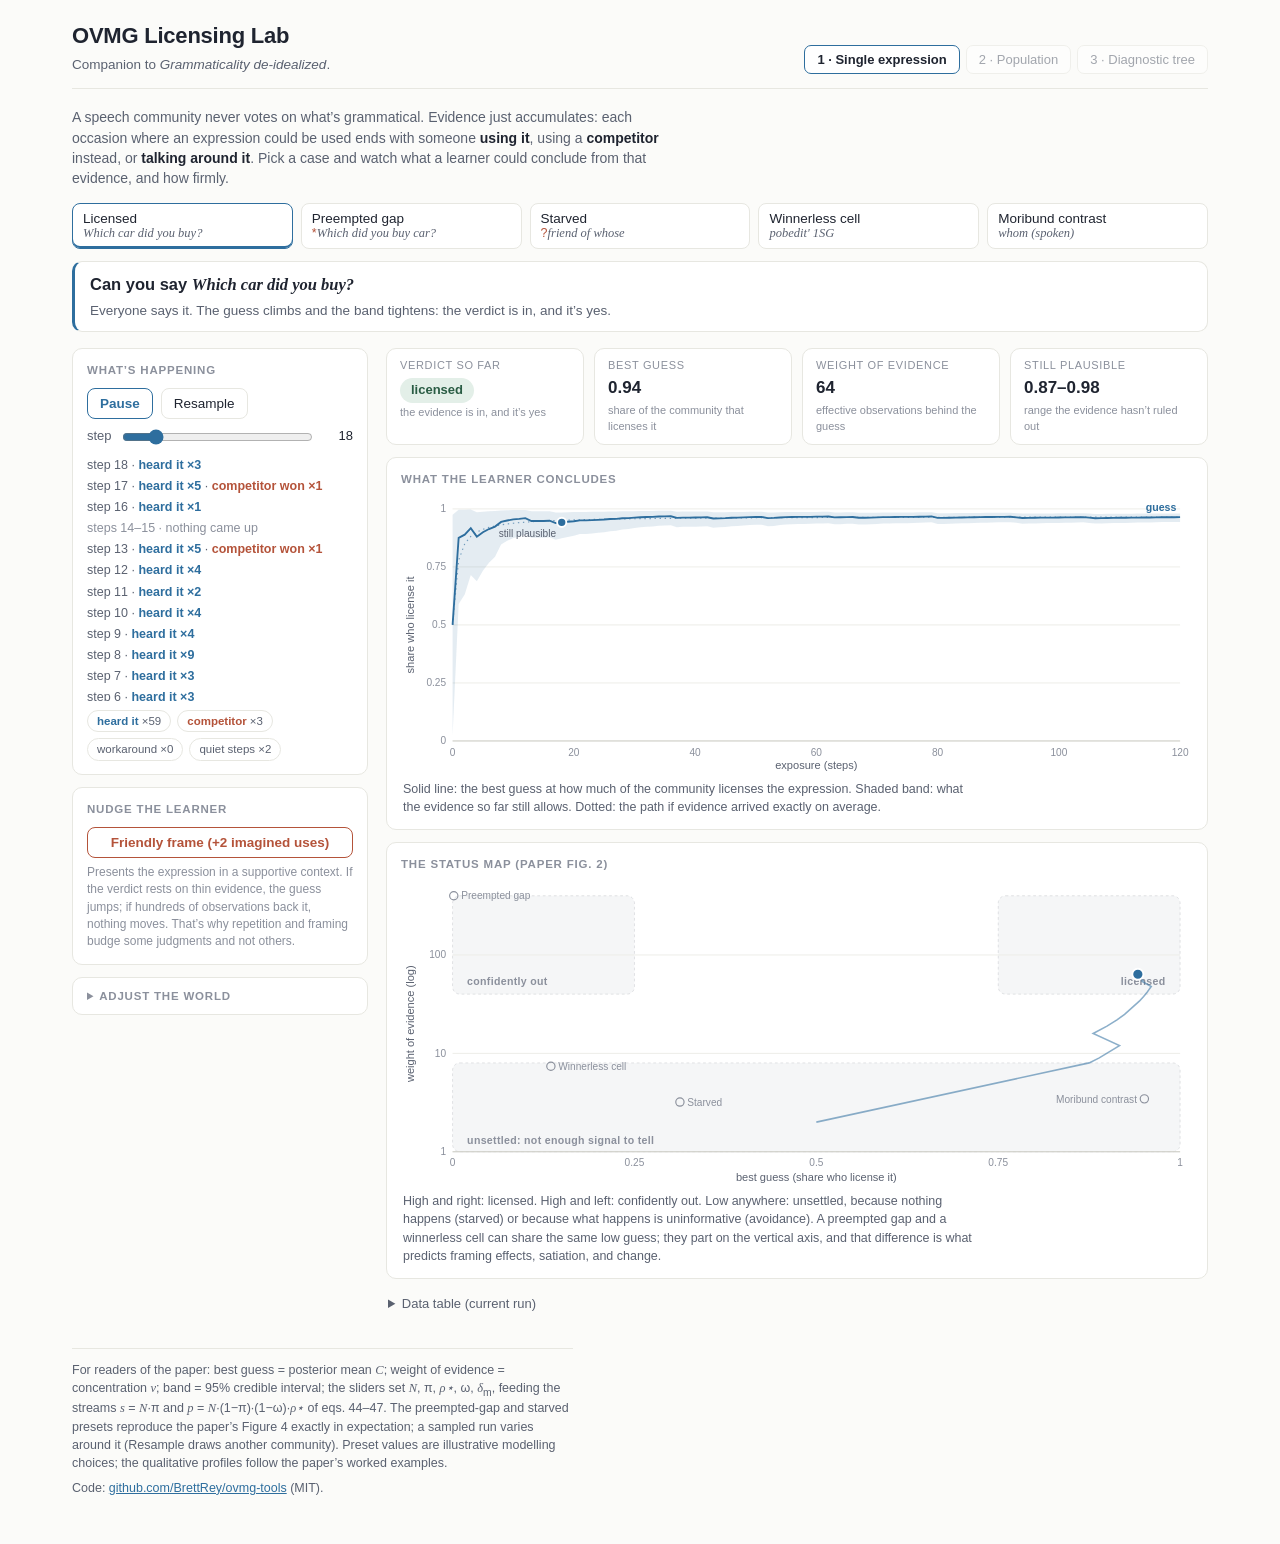
<file: lab/index.html>
<!doctype html>
<html lang="en">
<head>
<meta charset="utf-8">
<meta name="viewport" content="width=device-width, initial-scale=1">
<meta name="description" content="Interactive companion to Reynolds, 'Grammaticality de-idealized': the OVMG licensing posterior, live.">
<title>OVMG Licensing Lab</title>
<style>
/* OVMG Licensing Lab — tokens + layout.
   Palettes validated (dataviz six checks): light #2E6E9E/#B4533A on #FBFBF9;
   dark #4A8BC4/#C96A4E on #16181D. */

:root {
  --surface: #FBFBF9;
  --panel: #FFFFFF;
  --panel-edge: #E7E7E1;
  --ink: #1F2430;
  --ink2: #5A6170;
  --ink3: #8B909C;
  --grid: #ECECE6;
  --axis: #C9C9C2;
  --data1: #2E6E9E;
  --data2: #B4533A;
  --ribbon: rgba(46, 110, 158, 0.13);
  --region: rgba(90, 97, 112, 0.06);
  --region-edge: rgba(90, 97, 112, 0.18);
  --chip-lic-bg: #E3EFE8; --chip-lic-fg: #2A5C44;
  --chip-exc-bg: #F4E3DE; --chip-exc-fg: #8A3B28;
  --chip-uns-bg: #F2ECDC; --chip-uns-fg: #77602A;
  --chip-int-bg: #E7E7F2; --chip-int-fg: #4A4E7C;
  --chip-set-bg: #ECECEA; --chip-set-fg: #5A6170;
  --focus: #2E6E9E;
}
@media (prefers-color-scheme: dark) {
  :root {
    --surface: #16181D;
    --panel: #1D2129;
    --panel-edge: #2A2F38;
    --ink: #E8E9EC;
    --ink2: #A7ADB8;
    --ink3: #7C828E;
    --grid: #242932;
    --axis: #3A404A;
    --data1: #4A8BC4;
    --data2: #C96A4E;
    --ribbon: rgba(74, 139, 196, 0.18);
    --region: rgba(167, 173, 184, 0.06);
    --region-edge: rgba(167, 173, 184, 0.2);
    --chip-lic-bg: #21362B; --chip-lic-fg: #9CCBB0;
    --chip-exc-bg: #3B2620; --chip-exc-fg: #E0A794;
    --chip-uns-bg: #383019; --chip-uns-fg: #D6C085;
    --chip-int-bg: #272A3F; --chip-int-fg: #AFB4E0;
    --chip-set-bg: #262A31; --chip-set-fg: #A7ADB8;
    --focus: #4A8BC4;
  }
}
:root[data-theme="dark"] {
  --surface: #16181D;
  --panel: #1D2129;
  --panel-edge: #2A2F38;
  --ink: #E8E9EC;
  --ink2: #A7ADB8;
  --ink3: #7C828E;
  --grid: #242932;
  --axis: #3A404A;
  --data1: #4A8BC4;
  --data2: #C96A4E;
  --ribbon: rgba(74, 139, 196, 0.18);
  --region: rgba(167, 173, 184, 0.06);
  --region-edge: rgba(167, 173, 184, 0.2);
  --chip-lic-bg: #21362B; --chip-lic-fg: #9CCBB0;
  --chip-exc-bg: #3B2620; --chip-exc-fg: #E0A794;
  --chip-uns-bg: #383019; --chip-uns-fg: #D6C085;
  --chip-int-bg: #272A3F; --chip-int-fg: #AFB4E0;
  --chip-set-bg: #262A31; --chip-set-fg: #A7ADB8;
  --focus: #4A8BC4;
}
:root[data-theme="light"] {
  --surface: #FBFBF9;
  --panel: #FFFFFF;
  --panel-edge: #E7E7E1;
  --ink: #1F2430;
  --ink2: #5A6170;
  --ink3: #8B909C;
  --grid: #ECECE6;
  --axis: #C9C9C2;
  --data1: #2E6E9E;
  --data2: #B4533A;
  --ribbon: rgba(46, 110, 158, 0.13);
  --region: rgba(90, 97, 112, 0.06);
  --region-edge: rgba(90, 97, 112, 0.18);
  --chip-lic-bg: #E3EFE8; --chip-lic-fg: #2A5C44;
  --chip-exc-bg: #F4E3DE; --chip-exc-fg: #8A3B28;
  --chip-uns-bg: #F2ECDC; --chip-uns-fg: #77602A;
  --chip-int-bg: #E7E7F2; --chip-int-fg: #4A4E7C;
  --chip-set-bg: #ECECEA; --chip-set-fg: #5A6170;
  --focus: #2E6E9E;
}

* { box-sizing: border-box; }
html, body { margin: 0; padding: 0; }
body {
  background: var(--surface);
  color: var(--ink);
  font: 15px/1.45 -apple-system, BlinkMacSystemFont, "Segoe UI", Roboto,
    "Helvetica Neue", Arial, sans-serif;
}
.var, em.mention {
  font-family: "STIX Two Text", "Charter", "Iowan Old Style", Georgia, serif;
  font-style: italic;
}
button:focus-visible, input:focus-visible, summary:focus-visible {
  outline: 2px solid var(--focus);
  outline-offset: 2px;
}

.wrap { max-width: 1180px; margin: 0 auto; padding: 20px 22px 40px; }

header.top {
  display: flex; flex-wrap: wrap; align-items: flex-end;
  justify-content: space-between; gap: 12px;
  padding-bottom: 14px; margin-bottom: 18px;
  border-bottom: 1px solid var(--panel-edge);
}
header.top h1 { margin: 0; font-size: 22px; font-weight: 650; letter-spacing: -0.01em; }
header.top .sub { margin: 3px 0 0; color: var(--ink2); font-size: 13.5px; }

.tabs { display: flex; gap: 6px; }
.tab {
  border: 1px solid var(--panel-edge); background: var(--panel); color: var(--ink2);
  padding: 6px 12px; border-radius: 7px; font-size: 13px; cursor: default;
}
.tab.active { color: var(--ink); border-color: var(--data1); font-weight: 600; }
.tab:disabled { opacity: 0.55; }

main { display: grid; grid-template-columns: 296px minmax(0, 1fr); gap: 18px; }
@media (max-width: 900px) { main { grid-template-columns: 1fr; } }

.rail section {
  background: var(--panel); border: 1px solid var(--panel-edge);
  border-radius: 10px; padding: 13px 14px; margin-bottom: 12px;
}
.rail h2, .stage h2 {
  margin: 0 0 9px; font-size: 11.5px; font-weight: 650;
  text-transform: uppercase; letter-spacing: 0.07em; color: var(--ink3);
}

.orient { max-width: 76ch; color: var(--ink2); font-size: 14px; margin: 0 0 14px; }
.orient strong { color: var(--ink); font-weight: 600; }

.preset-row { display: flex; flex-wrap: wrap; gap: 8px; margin-bottom: 12px; }
.preset {
  flex: 1; min-width: 150px; text-align: left;
  border: 1px solid var(--panel-edge); background: var(--panel); color: var(--ink);
  border-radius: 8px; padding: 7px 10px; cursor: pointer; font-size: 13.5px;
}
.preset:hover { border-color: var(--data1); }
.preset.active { border-color: var(--data1); box-shadow: inset 0 -2px 0 var(--data1); }
.preset .ex { display: block; color: var(--ink2); font-size: 12.5px; }
.preset .ex .mark, .banner .mark { font-style: normal; color: var(--data2); }

.banner {
  background: var(--panel); border: 1px solid var(--panel-edge);
  border-left: 3px solid var(--data1); border-radius: 10px;
  padding: 11px 15px; margin-bottom: 16px;
}
.banner .q { margin: 0; font-size: 16.5px; font-weight: 600; }
.banner .watch { margin: 4px 0 0; color: var(--ink2); font-size: 13.5px; max-width: 82ch; }

.slider-row { margin-bottom: 10px; }
.slider-row label {
  display: flex; justify-content: space-between; align-items: baseline;
  font-size: 13px; color: var(--ink2); margin-bottom: 2px;
}
.slider-row output {
  font-variant-numeric: tabular-nums; color: var(--ink); font-size: 13px;
}
.slider-row input[type="range"] { width: 100%; accent-color: var(--data1); margin: 0; }
.slider-row label { gap: 8px; }
.slider-row label > span:first-child { flex: 1; }
.symnote { color: var(--ink3); font-size: 11.5px; }

details.world {
  background: var(--panel); border: 1px solid var(--panel-edge);
  border-radius: 10px; padding: 10px 14px; margin-bottom: 12px;
}
details.world summary {
  cursor: pointer; font-size: 11.5px; font-weight: 650;
  text-transform: uppercase; letter-spacing: 0.07em; color: var(--ink3);
}
details.world[open] summary { margin-bottom: 10px; }

.feed {
  display: flex; flex-direction: column; gap: 3px; margin-top: 9px;
  max-height: 245px; overflow-y: auto;
  font-size: 12.5px; font-variant-numeric: tabular-nums; color: var(--ink2);
}
.feed .for, .tallies .for { color: var(--data1); font-weight: 600; }
.feed .against, .tallies .against { color: var(--data2); font-weight: 600; }
.feed .meh { color: var(--ink3); }
.feed .frame { color: var(--data2); font-weight: 600; }

.tallies { display: flex; flex-wrap: wrap; gap: 6px; margin-top: 9px; }
.tally {
  font-size: 11.5px; border: 1px solid var(--panel-edge); border-radius: 999px;
  padding: 2px 9px; color: var(--ink2); font-variant-numeric: tabular-nums;
}

.btn {
  border: 1px solid var(--panel-edge); background: var(--panel); color: var(--ink);
  border-radius: 8px; padding: 7px 12px; font-size: 13.5px; cursor: pointer;
}
.btn:hover { border-color: var(--data1); }
.btn.primary { border-color: var(--data1); color: var(--data1); font-weight: 600; }
.btn.framing { border-color: var(--data2); color: var(--data2); font-weight: 600; width: 100%; }
.btn.framing:hover { background: var(--chip-exc-bg); }
.hint { display: block; margin-top: 6px; color: var(--ink3); font-size: 12px; }

.playrow { display: flex; gap: 8px; align-items: center; margin-bottom: 8px; }
.trow { display: flex; align-items: center; gap: 8px; font-size: 13px; color: var(--ink2); }
.trow input[type="range"] { flex: 1; accent-color: var(--data1); }
.trow output { font-variant-numeric: tabular-nums; color: var(--ink); min-width: 30px; text-align: right; }

.readout {
  display: flex; flex-wrap: wrap; gap: 10px; align-items: stretch; margin-bottom: 12px;
}
.stat {
  background: var(--panel); border: 1px solid var(--panel-edge); border-radius: 10px;
  padding: 9px 13px; min-width: 96px; flex: 1;
}
.stat .k { font-size: 11px; text-transform: uppercase; letter-spacing: 0.06em; color: var(--ink3); }
.stat .v { font-size: 17px; font-weight: 600; font-variant-numeric: tabular-nums; margin-top: 2px; }
.stat .v small { font-size: 12px; font-weight: 400; color: var(--ink2); }
.stat .g { font-size: 11px; color: var(--ink3); margin-top: 2px; }

.chip {
  display: inline-block; border-radius: 999px; padding: 3px 11px;
  font-size: 13px; font-weight: 600; margin-top: 2px;
}
.chip.lic { background: var(--chip-lic-bg); color: var(--chip-lic-fg); }
.chip.exc { background: var(--chip-exc-bg); color: var(--chip-exc-fg); }
.chip.uns { background: var(--chip-uns-bg); color: var(--chip-uns-fg); }
.chip.int { background: var(--chip-int-bg); color: var(--chip-int-fg); }
.chip.set { background: var(--chip-set-bg); color: var(--chip-set-fg); }

.panelbox {
  background: var(--panel); border: 1px solid var(--panel-edge);
  border-radius: 10px; padding: 13px 14px 8px; margin-bottom: 12px;
}
.chartbox { position: relative; }
.chartbox svg { display: block; width: 100%; height: auto; }

.tip {
  position: absolute; pointer-events: none; display: none;
  background: var(--panel); border: 1px solid var(--panel-edge); border-radius: 7px;
  padding: 6px 9px; font-size: 12px; line-height: 1.5; color: var(--ink);
  box-shadow: 0 2px 8px rgba(0, 0, 0, 0.12); white-space: nowrap; z-index: 5;
  font-variant-numeric: tabular-nums;
}

/* SVG chart classes (colors flow from tokens) */
.gridline { stroke: var(--grid); stroke-width: 1; }
.axisline { stroke: var(--axis); stroke-width: 1; }
.axistext { fill: var(--ink3); font-size: 11px; }
.axislabel { fill: var(--ink2); font-size: 12px; }
.ribbon { fill: var(--ribbon); }
.meanline { stroke: var(--data1); stroke-width: 2; fill: none; }
.expectedline { stroke: var(--data1); stroke-width: 1.25; fill: none; stroke-dasharray: 1.5 4; opacity: 0.65; }
.nowdot { fill: var(--data1); stroke: var(--panel); stroke-width: 2; }
.framingline { stroke: var(--data2); stroke-width: 1.5; stroke-dasharray: 4 3; }
.framingtext { fill: var(--data2); font-size: 11px; font-weight: 600; }
.crosshair { stroke: var(--axis); stroke-width: 1; stroke-dasharray: 2 3; }
.regionbox { fill: var(--region); stroke: var(--region-edge); stroke-dasharray: 3 3; rx: 8; }
.regiontext { fill: var(--ink3); font-size: 11.5px; font-weight: 600; letter-spacing: 0.03em; }
.trace { stroke: var(--data1); stroke-width: 1.75; fill: none; opacity: 0.55; }
.ghost { fill: none; stroke: var(--ink3); stroke-width: 1.25; }
.ghosttext { fill: var(--ink3); font-size: 11px; }
.directlabel { fill: var(--data1); font-size: 11.5px; font-weight: 600; }
.ribbonlabel { fill: var(--ink2); font-size: 11px; }

.caption { font-size: 12.5px; color: var(--ink2); margin: 7px 2px 5px; max-width: 82ch; }

details.data { margin-bottom: 12px; }
details.data summary { cursor: pointer; color: var(--ink2); font-size: 13px; padding: 4px 2px; }
.tablebox { overflow-x: auto; }
.tablebox table { border-collapse: collapse; font-size: 12.5px; font-variant-numeric: tabular-nums; margin-top: 6px; }
.tablebox th, .tablebox td { padding: 3px 12px 3px 0; text-align: right; border-bottom: 1px solid var(--grid); }
.tablebox th { color: var(--ink3); font-weight: 600; }

footer.notes {
  margin-top: 18px; padding-top: 12px; border-top: 1px solid var(--panel-edge);
  color: var(--ink2); font-size: 12.5px; max-width: 72ch;
}
footer.notes p { margin: 0 0 7px; }
footer.notes a { color: var(--data1); }

@media (prefers-reduced-motion: reduce) {
  * { transition: none !important; animation: none !important; }
}

</style>
</head>
<body>
<div class="wrap">
  <header class="top">
    <div>
      <h1>OVMG Licensing Lab</h1>
      <p class="sub">Companion to <em>Grammaticality de-idealized</em>.</p>
    </div>
    <nav class="tabs" aria-label="Lab tabs">
      <button class="tab active" aria-current="page">1 · Single expression</button>
      <button class="tab" disabled title="Planned">2 · Population</button>
      <button class="tab" disabled title="Planned">3 · Diagnostic tree</button>
    </nav>
  </header>

  <p class="orient">A speech community never votes on what’s grammatical. Evidence
  just accumulates: each occasion where an expression could be used ends with
  someone <strong>using it</strong>, using a <strong>competitor</strong> instead,
  or <strong>talking around it</strong>. Pick a case and watch what a learner
  could conclude from that evidence, and how firmly.</p>

  <div class="preset-row" id="presets" role="group" aria-label="Worked examples"></div>

  <div class="banner">
    <p class="q" id="bannerQ"></p>
    <p class="watch" id="bannerWatch"></p>
  </div>

  <main>
    <aside class="rail">
      <section aria-labelledby="h-feed">
        <h2 id="h-feed">What’s happening</h2>
        <div class="playrow">
          <button class="btn primary" id="playBtn">Play</button>
          <button class="btn" id="resampleBtn" title="Draw a fresh run of occasions from the same world">Resample</button>
        </div>
        <div class="trow">
          <span>step</span>
          <input type="range" id="scrub" min="0" max="120" step="1" value="0" aria-label="Exposure step">
          <output id="tOut">0</output>
        </div>
        <div class="feed" id="feed" aria-live="off"></div>
        <div class="tallies" id="tallies"></div>
      </section>

      <section aria-labelledby="h-events">
        <h2 id="h-events">Nudge the learner</h2>
        <button class="btn framing" id="framingBtn">Friendly frame (+2 imagined uses)</button>
        <span class="hint">Presents the expression in a supportive context. If the
        verdict rests on thin evidence, the guess jumps; if hundreds of
        observations back it, nothing moves. That’s why repetition and framing
        budge some judgments and not others.</span>
      </section>

      <details class="world">
        <summary>Adjust the world</summary>
        <div id="sliders"></div>
        <p class="hint">These set the community the learner hears. Changing them
        switches the banner to a custom world.</p>
      </details>
    </aside>

    <section class="stage">
      <div class="readout" id="readout">
        <div class="stat"><div class="k">Verdict so far</div><div class="v"><span class="chip set" id="chip">—</span></div><div class="g" id="chipGloss"></div></div>
        <div class="stat"><div class="k">Best guess</div><div class="v" id="roMean">—</div><div class="g">share of the community that licenses it</div></div>
        <div class="stat"><div class="k">Weight of evidence</div><div class="v" id="roNu">—</div><div class="g">effective observations behind the guess</div></div>
        <div class="stat"><div class="k">Still plausible</div><div class="v" id="roCri">—</div><div class="g">range the evidence hasn’t ruled out</div></div>
      </div>

      <div class="panelbox">
        <h2>What the learner concludes</h2>
        <div class="chartbox">
          <svg id="trajSvg" viewBox="0 0 860 300" role="img"
               aria-label="The learner's best guess over exposure, with the range still plausible as a shaded band"></svg>
          <div class="tip" id="trajTip"></div>
        </div>
        <p class="caption">Solid line: the best guess at how much of the community
        licenses the expression. Shaded band: what the evidence so far still
        allows. Dotted: the path if evidence arrived exactly on average.</p>
      </div>

      <div class="panelbox">
        <h2>The status map (paper fig. 2)</h2>
        <div class="chartbox">
          <svg id="ssSvg" viewBox="0 0 860 330" role="img"
               aria-label="Status map: best guess against weight of evidence"></svg>
          <div class="tip" id="ssTip"></div>
        </div>
        <p class="caption">High and right: licensed. High and left: confidently out.
        Low anywhere: unsettled, because nothing happens (starved) or because what
        happens is uninformative (avoidance). A preempted gap and a winnerless cell
        can share the same low guess; they part on the vertical axis, and that
        difference is what predicts framing effects, satiation, and change.</p>
      </div>

      <details class="data">
        <summary>Data table (current run)</summary>
        <div class="tablebox"><table id="dataTable"></table></div>
      </details>
    </section>
  </main>

  <footer class="notes">
    <p>For readers of the paper: best guess = posterior mean <span class="var">C</span>;
    weight of evidence = concentration <span class="var">ν</span>; band = 95% credible
    interval; the sliders set <span class="var">N</span>, π, <span class="var">ρ⋆</span>,
    ω, <span class="var">δ</span><sub>m</sub>, feeding the streams
    <span class="var">s</span> = <span class="var">N</span>·π and
    <span class="var">p</span> = <span class="var">N</span>·(1−π)·(1−ω)·<span class="var">ρ⋆</span>
    of eqs. 44–47. The preempted-gap and starved presets reproduce the paper’s
    Figure 4 exactly in expectation; a sampled run varies around it (Resample
    draws another community). Preset values are illustrative modelling choices;
    the qualitative profiles follow the paper’s worked examples.</p>
    <p>Code: <a href="https://github.com/BrettRey/ovmg-tools">github.com/BrettRey/ovmg-tools</a> (MIT).</p>
  </footer>
</div>

<script type="module">
// engine.js -- OVMG Beta update engine, JavaScript reference implementation.
//
// Implements the discounted conjugate filter of Reynolds, "Grammaticality
// de-idealized" (the OVMG paper), section "Dynamics: evidence streams,
// weighted omissions, and repair" (label sec:update; eqs. 44-47 in the
// 2026-07-09 draft):
//
//   a <- delta_m * a + lambda_pos * s_t          (eq. 44)
//   b <- delta_m * b + lambda_neg * (e_t + p_t)  (eq. 45)
//   C = a / (a + b),  nu = a + b                 (eq. 46, label eq:beta-update)
//
// Per-occasion omission mass (eq. 47, label eq:attributability, high-confidence
// regimes): q_i = rho_star when an in-repertoire competitor was chosen,
// q_i ~ 0 when the outside option (periphrasis/avoidance) was taken. The
// occasion's contribution to p_t is r_i * q_i * delta_m^(t - t_i), with r_i
// the niche-identification posterior.
//
// Design law: this engine is implemented once per language (JS here, R in
// r/), kept numerically identical via the shared fixtures in tests/fixtures/.
// Any deviation from the paper's math is a bug unless logged in DECISIONS.md.

/** Beta posterior state over the population licensing rate theta_t(kappa, c). */
export function makeState(a = 1, b = 1) {
  if (!(a > 0) || !(b > 0)) {
    throw new RangeError(`Beta parameters must be positive, got a=${a}, b=${b}`);
  }
  return { a, b };
}

/**
 * One update step (eqs. 44-45).
 * evidence: { s, e, p } -- positive tokens, error evidence, preemption mass.
 * params:   { deltaM in (0,1], lambdaPos >= 0, lambdaNeg >= 0 }.
 * Returns a new state; does not mutate.
 */
export function update(state, evidence = {}, params = {}) {
  const { s = 0, e = 0, p = 0 } = evidence;
  const { deltaM = 1, lambdaPos = 1, lambdaNeg = 1 } = params;
  if (!(deltaM > 0) || deltaM > 1) {
    throw new RangeError(`deltaM must be in (0, 1], got ${deltaM}`);
  }
  if (s < 0 || e < 0 || p < 0 || lambdaPos < 0 || lambdaNeg < 0) {
    throw new RangeError('evidence streams and weights must be non-negative');
  }
  return {
    a: deltaM * state.a + lambdaPos * s,
    b: deltaM * state.b + lambdaNeg * (e + p),
  };
}

/**
 * Preemption mass contributed by one omission occasion at lag dt (eq. 47,
 * high-confidence regimes): p_i = r * q * deltaM^dt, with q = rhoStar for an
 * in-repertoire competitor choice and q = 0 for the outside option.
 */
export function omissionMass({ r = 1, rhoStar, outsideOption = false, deltaM = 1, dt = 0 }) {
  if (!(rhoStar >= 0) || rhoStar > 1) {
    throw new RangeError(`rhoStar must be in [0, 1], got ${rhoStar}`);
  }
  const q = outsideOption ? 0 : rhoStar;
  return r * q * Math.pow(deltaM, dt);
}

/** Posterior mean C_t (eq. 46). */
export const mean = ({ a, b }) => a / (a + b);

/** Concentration nu_t = a + b (eq. 46). */
export const concentration = ({ a, b }) => a + b;

/** Equal-tailed credible interval [lo, hi] at the given level (default 95%). */
export function credibleInterval(state, level = 0.95) {
  const tail = (1 - level) / 2;
  return [betaQuantile(tail, state.a, state.b), betaQuantile(1 - tail, state.a, state.b)];
}

/** Convenience summary of a state. */
export function summary(state, level = 0.95) {
  return {
    mean: mean(state),
    nu: concentration(state),
    cri: credibleInterval(state, level),
  };
}

// ---------------------------------------------------------------------------
// Numerics: log-gamma (Lanczos), regularized incomplete beta (continued
// fraction), Beta quantile (bisection). Standard algorithms; accurate to well
// below the fixture tolerance of 5e-5.
// ---------------------------------------------------------------------------

const LANCZOS_G = 7;
const LANCZOS_C = [
  0.99999999999980993, 676.5203681218851, -1259.1392167224028,
  771.32342877765313, -176.61502916214059, 12.507343278686905,
  -0.13857109526572012, 9.9843695780195716e-6, 1.5056327351493116e-7,
];

function logGamma(x) {
  if (x < 0.5) {
    // Reflection formula.
    return Math.log(Math.PI / Math.sin(Math.PI * x)) - logGamma(1 - x);
  }
  const z = x - 1;
  let sum = LANCZOS_C[0];
  for (let i = 1; i < LANCZOS_C.length; i++) sum += LANCZOS_C[i] / (z + i);
  const t = z + LANCZOS_G + 0.5;
  return 0.5 * Math.log(2 * Math.PI) + (z + 0.5) * Math.log(t) - t + Math.log(sum);
}

function betaContinuedFraction(x, a, b) {
  const MAXIT = 300;
  const EPS = 3e-15;
  const FPMIN = 1e-300;
  const qab = a + b;
  const qap = a + 1;
  const qam = a - 1;
  let c = 1;
  let d = 1 - (qab * x) / qap;
  if (Math.abs(d) < FPMIN) d = FPMIN;
  d = 1 / d;
  let h = d;
  for (let m = 1; m <= MAXIT; m++) {
    const m2 = 2 * m;
    let aa = (m * (b - m) * x) / ((qam + m2) * (a + m2));
    d = 1 + aa * d;
    if (Math.abs(d) < FPMIN) d = FPMIN;
    c = 1 + aa / c;
    if (Math.abs(c) < FPMIN) c = FPMIN;
    d = 1 / d;
    h *= d * c;
    aa = (-(a + m) * (qab + m) * x) / ((a + m2) * (qap + m2));
    d = 1 + aa * d;
    if (Math.abs(d) < FPMIN) d = FPMIN;
    c = 1 + aa / c;
    if (Math.abs(c) < FPMIN) c = FPMIN;
    d = 1 / d;
    const del = d * c;
    h *= del;
    if (Math.abs(del - 1) < EPS) return h;
  }
  throw new Error('betaContinuedFraction failed to converge');
}

/** Regularized incomplete beta function I_x(a, b), the Beta(a, b) CDF at x. */
export function regularizedIncompleteBeta(x, a, b) {
  if (x <= 0) return 0;
  if (x >= 1) return 1;
  const lnFront =
    logGamma(a + b) - logGamma(a) - logGamma(b) +
    a * Math.log(x) + b * Math.log(1 - x);
  const front = Math.exp(lnFront);
  if (x < (a + 1) / (a + b + 2)) {
    return (front * betaContinuedFraction(x, a, b)) / a;
  }
  return 1 - (front * betaContinuedFraction(1 - x, b, a)) / b;
}

/** Beta(a, b) quantile: the x with I_x(a, b) = p. Bisection; ~1e-14 accuracy. */
export function betaQuantile(p, a, b) {
  if (p < 0 || p > 1) throw new RangeError(`p must be in [0, 1], got ${p}`);
  if (p === 0) return 0;
  if (p === 1) return 1;
  let lo = 0;
  let hi = 1;
  for (let i = 0; i < 100; i++) {
    const mid = (lo + hi) / 2;
    if (regularizedIncompleteBeta(mid, a, b) < p) lo = mid;
    else hi = mid;
    if (hi - lo < 1e-15) break;
  }
  return (lo + hi) / 2;
}

// sim.js -- Tab-1 simulation layer for the licensing lab.
//
// Two modes over the same engine (engine.js; paper eqs. 44-47):
//   simulate()        deterministic, expectation-level. Used by the test
//                     suite (Figure 4 reproduction) and as the lab's
//                     "expected path" overlay.
//   simulateSampled() discrete occasions sampled from a seeded RNG. Drives
//                     the lab display, so the evidence that moves the
//                     posterior is visible as events.
//
// The parameter-to-stream mapping is a lab modelling convention (logged in
// DECISIONS.md), not paper math; all posterior arithmetic is the engine's.
//
// Interface parameters:
//   N        expected niche opportunities per step
//   pi       positive-token rate: share of opportunities realized as target tokens
//   rhoStar  counterfactual choice probability rho* for competitor omissions
//   omega    outside-option share of omission occasions (periphrasis/avoidance;
//            attributability q ~ 0, so those occasions contribute no mass)
//   deltaM   memory discount delta_m
//   decayTau optional: opportunities decay as N * exp(-(t-1)/decayTau)
//            (the moribund-contrast preset)
//   framings optional [{t, boost}]: prior shift injected at step t
//            (a facilitating frame as transient positive pseudo-counts)
//
// Expected per-step streams (identical in both modes, in expectation):
//   s_t = N_t * pi
//   p_t = N_t * (1 - pi) * (1 - omega) * rhoStar     (r_i = 1, dt = 0)
//   e_t = 0



export const FRAMING_BOOST = 2;

function snap(t, state, opp) {
  const [lo, hi] = credibleInterval(state);
  return { t, a: state.a, b: state.b, mean: mean(state), nu: concentration(state), lo, hi, opp };
}

function boostSum(framings, t) {
  let sum = 0;
  for (const f of framings) if (f.t === t) sum += f.boost;
  return sum;
}

export function simulate(params, T = 120) {
  const {
    N = 1, pi = 0, rhoStar = 1, omega = 0, deltaM = 1,
    priorA = 1, priorB = 1, decayTau = null, framings = [],
  } = params;
  let state = makeState(priorA, priorB);
  const b0 = boostSum(framings, 0);
  if (b0 > 0) state = { a: state.a + b0, b: state.b };
  let opp = 0;
  const out = [snap(0, state, opp)];
  for (let t = 1; t <= T; t++) {
    const Nt = decayTau ? N * Math.exp(-(t - 1) / decayTau) : N;
    opp += Nt;
    const s = Nt * pi;
    const p = Nt * (1 - pi) * (1 - omega) * rhoStar;
    state = update(state, { s, e: 0, p }, { deltaM });
    const boost = boostSum(framings, t);
    if (boost > 0) state = { a: state.a + boost, b: state.b };
    out.push(snap(t, state, opp));
  }
  return out;
}

// Small fast seeded RNG (mulberry32); reproducible runs, resampleable seeds.
export function mulberry32(seed) {
  let s = seed >>> 0;
  return function () {
    s = (s + 0x6d2b79f5) >>> 0;
    let t = s;
    t = Math.imul(t ^ (t >>> 15), t | 1);
    t ^= t + Math.imul(t ^ (t >>> 7), t | 61);
    return ((t ^ (t >>> 14)) >>> 0) / 4294967296;
  };
}

function samplePoisson(lambda, rand) {
  if (lambda <= 0) return 0;
  const L = Math.exp(-lambda);
  let k = 0;
  let p = 1;
  do { k += 1; p *= rand(); } while (p > L);
  return k - 1;
}

// Sampled mode: each step draws Poisson(N_t) occasions; each occasion is
// heard (prob pi), a workaround (prob (1-pi)*omega, contributes ~nothing),
// or a competitor choice (prob (1-pi)*(1-omega), contributes rhoStar).
// Expectations match simulate() exactly.
export function simulateSampled(params, T = 120, seed = 1) {
  const {
    N = 1, pi = 0, rhoStar = 1, omega = 0, deltaM = 1,
    priorA = 1, priorB = 1, decayTau = null, framings = [],
  } = params;
  const rand = mulberry32(seed);
  let state = makeState(priorA, priorB);
  const b0 = boostSum(framings, 0);
  if (b0 > 0) state = { a: state.a + b0, b: state.b };
  let opp = 0;
  const tallies = { heard: 0, competitor: 0, workaround: 0, quiet: 0 };
  const events = [];
  const rows = [snap(0, state, opp)];
  for (let t = 1; t <= T; t++) {
    const Nt = decayTau ? N * Math.exp(-(t - 1) / decayTau) : N;
    const occasions = samplePoisson(Nt, rand);
    let heard = 0;
    let competitor = 0;
    let workaround = 0;
    for (let i = 0; i < occasions; i++) {
      if (rand() < pi) heard += 1;
      else if (rand() < omega) workaround += 1;
      else competitor += 1;
    }
    opp += occasions;
    if (occasions === 0) tallies.quiet += 1;
    tallies.heard += heard;
    tallies.competitor += competitor;
    tallies.workaround += workaround;
    state = update(state, { s: heard, e: 0, p: competitor * rhoStar }, { deltaM });
    const boost = boostSum(framings, t);
    if (boost > 0) state = { a: state.a + boost, b: state.b };
    events.push({ t, occasions, heard, competitor, workaround });
    rows.push(snap(t, state, opp));
  }
  return { rows, events, tallies };
}

// Worked-example presets (paper, worked-examples section). Slider values are
// illustrative modelling choices; the qualitative profiles are the paper's.
// The preempted and starved presets reproduce Figure 4 exactly in
// deterministic mode (dense: p = 5 per step; rare: p = 0.01 per step),
// enforced by tests/run-sim-smoke.mjs, which also pins the behaviour of each
// shipped seed.
export const PRESETS = {
  licensed: {
    label: 'Licensed',
    example: 'Which car did you buy?',
    marker: '',
    question: 'Can you say <em class="mention">Which car did you buy?</em>',
    watch: 'Everyone says it. The guess climbs and the band tightens: the verdict is in, and it’s yes.',
    seed: 20260709,
    params: { N: 3, pi: 0.95, rhoStar: 0.9, omega: 0.3, deltaM: 1 },
    blurb: 'Dense niche, target nearly always chosen: the posterior climbs and concentrates high.',
  },
  preempted: {
    label: 'Preempted gap',
    example: 'Which did you buy car?',
    marker: '*',
    question: 'Can you say <span class="mark">*</span><em class="mention">Which did you buy car?</em>',
    watch: 'Nobody says it, and every occasion where the competitor wins counts quietly against it. The guess sinks and the band tightens: confidently out.',
    seed: 20260710,
    params: { N: 5, pi: 0, rhoStar: 1, omega: 0, deltaM: 1 },
    blurb: 'Dense niche, a competitor always chosen with rho* = 1: the posterior falls and concentrates (Figure 4, dense).',
  },
  starved: {
    label: 'Starved',
    example: 'friend of whose',
    marker: '?',
    question: 'Can you say <span class="mark">?</span><em class="mention">friend of whose</em>',
    watch: 'The occasion almost never arises, so almost nothing is learned. The band barely narrows: not out, just unsettled.',
    seed: 20260711,
    params: { N: 0.01, pi: 0, rhoStar: 1, omega: 0, deltaM: 1 },
    blurb: 'The niche almost never arises: the posterior stays near its prior (Figure 4, rare).',
  },
  winnerless: {
    label: 'Winnerless cell',
    example: "pobedit' 1SG",
    marker: '',
    question: 'What’s the first-person-singular future of Russian <em class="mention">pobedit’</em> ‘win’?',
    watch: 'Occasions abound but speakers talk around the gap, and a workaround is barely evidence. Endless experience, no verdict: unsettled in a different way.',
    seed: 20260702,
    params: { N: 5, pi: 0, rhoStar: 0.9, omega: 0.99, deltaM: 1 },
    blurb: 'Dense niche but the outside option absorbs production: little confident evidence either way.',
  },
  moribund: {
    label: 'Moribund contrast',
    example: 'whom (spoken)',
    marker: '',
    question: 'Is <em class="mention">whom</em> still part of your spoken English?',
    watch: 'Occasions dry up while memory fades. The band widens again before the guess moves: uncertainty returns first, then the form goes.',
    seed: 20260703,
    params: { N: 2, pi: 0.85, rhoStar: 0.5, omega: 0.5, deltaM: 0.97, decayTau: 25 },
    blurb: 'Opportunities decay while memory discounts: concentration falls and the interval widens before the mean moves.',
  },
};

// app.js -- Licensing lab Tab 1 UI. Concatenated after engine.js and sim.js
// by lab/build.mjs; uses their functions directly (no imports here).
//
// The display runs on sampled evidence (simulateSampled) so the events that
// move the posterior are visible in the feed; the deterministic expectation
// (simulate) is drawn as a dotted overlay.

const T_MAX = 120;
const NU_MIN = 1;
const NU_MAX = 400;

const pct = (v) => `${Math.round(v * 100)}%`;

const SLIDER_SPEC = [
  { key: 'N', label: 'How often does the occasion come up?', sym: 'N', min: 0, max: 6, step: 0.05, fmt: (v) => `${v.toFixed(2)}/step` },
  { key: 'pi', label: 'When it does, how often is this expression what gets said?', sym: 'π', min: 0, max: 1, step: 0.01, fmt: pct },
  { key: 'rhoStar', label: 'If it were available, how often would speakers pick it over the competitor?', sym: 'ρ<sup>⋆</sup>', min: 0, max: 1, step: 0.01, fmt: pct },
  { key: 'omega', label: 'How much of the avoidance is just talking around it?', sym: 'ω', min: 0, max: 1, step: 0.01, fmt: pct },
  { key: 'deltaM', label: 'How well does old evidence stick?', sym: 'δ<sub>m</sub>', min: 0.9, max: 1, step: 0.001, fmt: (v) => (v === 1 ? 'never fades' : pct(v)) },
];

const ui = {
  preset: 'licensed',
  params: { ...PRESETS.licensed.params },
  framings: [],
  seed: PRESETS.licensed.seed,
  t: 0,
  playing: false,
  timer: null,
  run: null,       // { rows, events, tallies } from simulateSampled
  expected: null,  // rows from simulate
};

const $ = (id) => document.getElementById(id);
const reducedMotion = window.matchMedia('(prefers-reduced-motion: reduce)').matches;

// Landmarks on the status map: each preset's deterministic endpoint.
const GHOSTS = Object.entries(PRESETS).map(([key, p]) => {
  const end = simulate(p.params, T_MAX).at(-1);
  return { key, label: p.label, mean: end.mean, nu: end.nu };
});

function recompute() {
  ui.run = simulateSampled({ ...ui.params, framings: ui.framings }, T_MAX, ui.seed);
  ui.expected = simulate({ ...ui.params, framings: ui.framings }, T_MAX);
}

// ---- classification (lab display convention; see DECISIONS.md) ----
function classify(row) {
  if (row.nu < 8) {
    return row.opp < 10
      ? { cls: 'uns', text: 'unsettled: starved', gloss: 'too little has happened to tell' }
      : { cls: 'uns', text: 'unsettled: avoidance', gloss: 'plenty happens, but it settles nothing' };
  }
  if (row.nu >= 40) {
    if (row.mean >= 0.75) return { cls: 'lic', text: 'licensed', gloss: 'the evidence is in, and it’s yes' };
    if (row.mean <= 0.25) return { cls: 'exc', text: 'confidently out', gloss: 'the evidence is in, and it’s no' };
    return { cls: 'int', text: 'split verdict', gloss: 'a population-level story: Tab 2' };
  }
  return { cls: 'set', text: 'still settling', gloss: 'evidence accumulating' };
}

// ---- controls ----
function buildPresets() {
  const box = $('presets');
  box.innerHTML = '';
  for (const [key, p] of Object.entries(PRESETS)) {
    const btn = document.createElement('button');
    btn.className = 'preset' + (key === ui.preset ? ' active' : '');
    btn.dataset.key = key;
    btn.innerHTML = `${p.label} <span class="ex"><span class="mark">${p.marker}</span><em class="mention">${p.example}</em></span>`;
    btn.addEventListener('click', () => setPreset(key));
    box.appendChild(btn);
  }
}

function setBanner() {
  if (ui.preset) {
    $('bannerQ').innerHTML = PRESETS[ui.preset].question;
    $('bannerWatch').textContent = PRESETS[ui.preset].watch;
  } else {
    $('bannerQ').textContent = 'A world you’ve built.';
    $('bannerWatch').textContent = 'Watch how the guess and the band respond to the evidence your sliders generate; replay or resample any time.';
  }
}

function buildSliders() {
  const box = $('sliders');
  box.innerHTML = '';
  for (const spec of SLIDER_SPEC) {
    const row = document.createElement('div');
    row.className = 'slider-row';
    row.innerHTML = `<label for="sl-${spec.key}">
        <span>${spec.label} <span class="symnote">(${spec.sym})</span></span>
        <output id="out-${spec.key}"></output>
      </label>
      <input type="range" id="sl-${spec.key}" min="${spec.min}" max="${spec.max}" step="${spec.step}">`;
    box.appendChild(row);
    const input = row.querySelector('input');
    input.value = ui.params[spec.key];
    row.querySelector('output').textContent = spec.fmt(ui.params[spec.key]);
    input.addEventListener('input', () => {
      ui.params[spec.key] = parseFloat(input.value);
      delete ui.params.decayTau; // manual moves leave preset decay mode
      ui.preset = null;
      document.querySelectorAll('.preset').forEach((b) => b.classList.remove('active'));
      setBanner();
      row.querySelector('output').textContent = spec.fmt(ui.params[spec.key]);
      recompute();
      render();
    });
  }
}

function syncSliders() {
  for (const spec of SLIDER_SPEC) {
    $(`sl-${spec.key}`).value = ui.params[spec.key];
    $(`out-${spec.key}`).textContent = spec.fmt(ui.params[spec.key]);
  }
}

function setPreset(key) {
  ui.preset = key;
  ui.params = { ...PRESETS[key].params };
  ui.framings = [];
  ui.seed = PRESETS[key].seed;
  ui.t = 0;
  document.querySelectorAll('.preset').forEach((b) =>
    b.classList.toggle('active', b.dataset.key === key));
  setBanner();
  syncSliders();
  recompute();
  if (reducedMotion) { ui.t = T_MAX; render(); } else { play(); }
}

function play() {
  if (ui.playing) return;
  if (ui.t >= T_MAX) ui.t = 0;
  ui.playing = true;
  $('playBtn').textContent = 'Pause';
  ui.timer = setInterval(() => {
    ui.t += 1;
    if (ui.t >= T_MAX) { ui.t = T_MAX; pause(); }
    render();
  }, 80);
}

function pause() {
  ui.playing = false;
  $('playBtn').textContent = ui.t >= T_MAX ? 'Replay' : 'Play';
  if (ui.timer) { clearInterval(ui.timer); ui.timer = null; }
}

// ---- rendering ----
const TRAJ = { w: 860, h: 300, l: 56, r: 14, top: 14, bot: 34 };
const SS = { w: 860, h: 330, l: 56, r: 14, top: 16, bot: 36 };

const txT = (t) => TRAJ.l + (t / T_MAX) * (TRAJ.w - TRAJ.l - TRAJ.r);
const tyV = (v) => TRAJ.top + (1 - v) * (TRAJ.h - TRAJ.top - TRAJ.bot);
const sxC = (c) => SS.l + c * (SS.w - SS.l - SS.r);
const syNu = (nu) => {
  const z = (Math.log10(Math.min(Math.max(nu, NU_MIN), NU_MAX)) - Math.log10(NU_MIN)) /
    (Math.log10(NU_MAX) - Math.log10(NU_MIN));
  return SS.top + (1 - z) * (SS.h - SS.top - SS.bot);
};

function renderTraj() {
  const rows = ui.run.rows;
  let s = '';
  for (const v of [0, 0.25, 0.5, 0.75, 1]) {
    s += `<line class="gridline" x1="${TRAJ.l}" x2="${TRAJ.w - TRAJ.r}" y1="${tyV(v)}" y2="${tyV(v)}"/>`;
    s += `<text class="axistext" x="${TRAJ.l - 7}" y="${tyV(v) + 3.5}" text-anchor="end">${v}</text>`;
  }
  for (let t = 0; t <= T_MAX; t += 20) {
    s += `<text class="axistext" x="${txT(t)}" y="${TRAJ.h - TRAJ.bot + 16}" text-anchor="middle">${t}</text>`;
  }
  s += `<line class="axisline" x1="${TRAJ.l}" x2="${TRAJ.w - TRAJ.r}" y1="${tyV(0)}" y2="${tyV(0)}"/>`;
  s += `<text class="axislabel" x="${(TRAJ.l + TRAJ.w - TRAJ.r) / 2}" y="${TRAJ.h - 4}" text-anchor="middle">exposure (steps)</text>`;
  s += `<text class="axislabel" transform="rotate(-90 14 ${(TRAJ.top + tyV(0)) / 2})" x="14" y="${(TRAJ.top + tyV(0)) / 2}" text-anchor="middle">share who license it</text>`;
  // plausible band
  const hi = rows.map((r) => `${txT(r.t)},${tyV(r.hi)}`).join(' ');
  const lo = rows.slice().reverse().map((r) => `${txT(r.t)},${tyV(r.lo)}`).join(' ');
  s += `<polygon class="ribbon" points="${hi} ${lo}"/>`;
  // framing markers
  for (const f of ui.framings) {
    s += `<line class="framingline" x1="${txT(f.t)}" x2="${txT(f.t)}" y1="${TRAJ.top}" y2="${tyV(0)}"/>`;
    s += `<text class="framingtext" x="${txT(f.t) + 4}" y="${TRAJ.top + 11}">frame +${f.boost}</text>`;
  }
  // expected path (dotted) then sampled guess (solid)
  const exp = ui.expected.map((r) => `${txT(r.t)},${tyV(r.mean)}`).join(' ');
  s += `<polyline class="expectedline" points="${exp}"/>`;
  const mean = rows.map((r) => `${txT(r.t)},${tyV(r.mean)}`).join(' ');
  s += `<polyline class="meanline" points="${mean}"/>`;
  const last = rows[rows.length - 1];
  s += `<text class="directlabel" x="${txT(T_MAX) - 4}" y="${tyV(last.mean) - 7}" text-anchor="end">guess</text>`;
  const early = rows[Math.round(T_MAX * 0.06)];
  s += `<text class="ribbonlabel" x="${txT(early.t) + 4}" y="${tyV((early.hi + early.lo) / 2) + 4}">still plausible</text>`;
  const now = rows[ui.t];
  s += `<circle class="nowdot" cx="${txT(now.t)}" cy="${tyV(now.mean)}" r="5"/>`;
  $('trajSvg').innerHTML = s;
}

function renderSS() {
  let s = '';
  const y40 = syNu(40);
  const y8 = syNu(8);
  const yTop = SS.top;
  const yBot = SS.h - SS.bot;
  s += `<rect class="regionbox" x="${sxC(0)}" y="${yTop}" width="${sxC(0.25) - sxC(0)}" height="${y40 - yTop}"/>`;
  s += `<text class="regiontext" x="${sxC(0.02)}" y="${y40 - 10}">confidently out</text>`;
  s += `<rect class="regionbox" x="${sxC(0.75)}" y="${yTop}" width="${sxC(1) - sxC(0.75)}" height="${y40 - yTop}"/>`;
  s += `<text class="regiontext" x="${sxC(0.98)}" y="${y40 - 10}" text-anchor="end">licensed</text>`;
  s += `<rect class="regionbox" x="${sxC(0)}" y="${y8}" width="${sxC(1) - sxC(0)}" height="${yBot - y8}"/>`;
  s += `<text class="regiontext" x="${sxC(0.02)}" y="${yBot - 8}">unsettled: not enough signal to tell</text>`;
  for (const nu of [1, 10, 100]) {
    s += `<line class="gridline" x1="${SS.l}" x2="${SS.w - SS.r}" y1="${syNu(nu)}" y2="${syNu(nu)}"/>`;
    s += `<text class="axistext" x="${SS.l - 7}" y="${syNu(nu) + 3.5}" text-anchor="end">${nu}</text>`;
  }
  for (const c of [0, 0.25, 0.5, 0.75, 1]) {
    s += `<text class="axistext" x="${sxC(c)}" y="${yBot + 16}" text-anchor="middle">${c}</text>`;
  }
  s += `<line class="axisline" x1="${SS.l}" x2="${SS.w - SS.r}" y1="${yBot}" y2="${yBot}"/>`;
  s += `<text class="axislabel" x="${(SS.l + SS.w - SS.r) / 2}" y="${SS.h - 4}" text-anchor="middle">best guess (share who license it)</text>`;
  s += `<text class="axislabel" transform="rotate(-90 14 ${(yTop + yBot) / 2})" x="14" y="${(yTop + yBot) / 2}" text-anchor="middle">weight of evidence (log)</text>`;
  for (const g of GHOSTS) {
    if (g.key === ui.preset) continue;
    s += `<circle class="ghost" cx="${sxC(g.mean)}" cy="${syNu(g.nu)}" r="4.5"/>`;
    const anchor = g.mean > 0.6 ? 'end' : 'start';
    const dx = g.mean > 0.6 ? -8 : 8;
    s += `<text class="ghosttext" x="${sxC(g.mean) + dx}" y="${syNu(g.nu) + 4}" text-anchor="${anchor}">${g.label}</text>`;
  }
  const pts = ui.run.rows.slice(0, ui.t + 1).map((r) => `${sxC(r.mean)},${syNu(r.nu)}`).join(' ');
  s += `<polyline class="trace" points="${pts}"/>`;
  const now = ui.run.rows[ui.t];
  s += `<circle class="nowdot" cx="${sxC(now.mean)}" cy="${syNu(now.nu)}" r="6"/>`;
  $('ssSvg').innerHTML = s;
}

function renderReadout() {
  const now = ui.run.rows[ui.t];
  const st = classify(now);
  const chip = $('chip');
  chip.className = `chip ${st.cls}`;
  chip.textContent = st.text;
  $('chipGloss').textContent = st.gloss;
  $('roMean').textContent = now.mean.toFixed(2);
  $('roNu').textContent = now.nu < 10 ? now.nu.toFixed(1) : Math.round(now.nu);
  $('roCri').textContent = `${now.lo.toFixed(2)}–${now.hi.toFixed(2)}`;
  $('scrub').value = ui.t;
  $('tOut').textContent = ui.t;
  if (!ui.playing) $('playBtn').textContent = ui.t >= T_MAX ? 'Replay' : 'Play';
}

function renderFeed() {
  const framingsByT = new Map();
  for (const f of ui.framings) framingsByT.set(f.t, (framingsByT.get(f.t) || 0) + f.boost);
  const evs = ui.run.events.slice(0, ui.t);
  const lines = [];
  let i = evs.length - 1;
  while (i >= 0 && lines.length < 14) {
    const e = evs[i];
    if (framingsByT.has(e.t)) {
      lines.push(`<div class="frame">step ${e.t} · friendly frame (+${framingsByT.get(e.t)} imagined uses)</div>`);
    }
    if (e.occasions === 0) {
      let j = i;
      while (j > 0 && evs[j - 1].occasions === 0 && !framingsByT.has(evs[j - 1].t)) j -= 1;
      lines.push(`<div class="meh">${j === i ? `step ${e.t}` : `steps ${evs[j].t}–${e.t}`} · nothing came up</div>`);
      i = j - 1;
    } else {
      const parts = [];
      if (e.heard) parts.push(`<span class="for">heard it ×${e.heard}</span>`);
      if (e.competitor) parts.push(`<span class="against">competitor won ×${e.competitor}</span>`);
      if (e.workaround) parts.push(`<span class="meh">workaround ×${e.workaround}</span>`);
      lines.push(`<div>step ${e.t} · ${parts.join(' · ')}</div>`);
      i -= 1;
    }
  }
  $('feed').innerHTML = lines.length ? lines.join('') : '<div class="meh">press Play</div>';
  const tal = ui.run.tallies;
  const upTo = evs.reduce((acc, e) => ({
    heard: acc.heard + e.heard,
    competitor: acc.competitor + e.competitor,
    workaround: acc.workaround + e.workaround,
    quiet: acc.quiet + (e.occasions === 0 ? 1 : 0),
  }), { heard: 0, competitor: 0, workaround: 0, quiet: 0 });
  const chips = [
    `<span class="tally"><span class="for">heard it</span> ×${upTo.heard}</span>`,
    `<span class="tally"><span class="against">competitor</span> ×${upTo.competitor}</span>`,
    `<span class="tally">workaround ×${upTo.workaround}</span>`,
  ];
  if (upTo.quiet > 0) chips.push(`<span class="tally">quiet steps ×${upTo.quiet}</span>`);
  $('tallies').innerHTML = chips.join('');
  void tal; // full-run tallies available if needed
}

function renderTable() {
  const head = '<tr><th>step</th><th>guess</th><th>low</th><th>high</th><th>evidence</th></tr>';
  const rows = [];
  for (let t = 0; t <= T_MAX; t += 10) {
    const r = ui.run.rows[t];
    rows.push(`<tr><td>${t}</td><td>${r.mean.toFixed(4)}</td><td>${r.lo.toFixed(4)}</td><td>${r.hi.toFixed(4)}</td><td>${r.nu.toFixed(1)}</td></tr>`);
  }
  $('dataTable').innerHTML = head + rows.join('');
}

function render() {
  renderTraj();
  renderSS();
  renderReadout();
  renderFeed();
  renderTable();
}

// ---- hover layer ----
function attachTrajHover() {
  const svg = $('trajSvg');
  const tip = $('trajTip');
  const toT = (evt) => {
    const rect = svg.getBoundingClientRect();
    const x = ((evt.clientX - rect.left) / rect.width) * TRAJ.w;
    return Math.max(0, Math.min(T_MAX, Math.round(((x - TRAJ.l) / (TRAJ.w - TRAJ.l - TRAJ.r)) * T_MAX)));
  };
  svg.addEventListener('mousemove', (evt) => {
    const t = toT(evt);
    const r = ui.run.rows[t];
    const rect = svg.getBoundingClientRect();
    tip.style.display = 'block';
    tip.innerHTML = `step ${t}<br>guess ${r.mean.toFixed(3)}<br>plausible ${r.lo.toFixed(3)}–${r.hi.toFixed(3)}<br>evidence ${r.nu.toFixed(1)}`;
    const px = (txT(t) / TRAJ.w) * rect.width;
    tip.style.left = `${Math.min(px + 12, rect.width - 140)}px`;
    tip.style.top = '10px';
    const old = svg.querySelector('.crosshair');
    if (old) old.remove();
    const line = document.createElementNS('http://www.w3.org/2000/svg', 'line');
    line.setAttribute('class', 'crosshair');
    line.setAttribute('x1', txT(t)); line.setAttribute('x2', txT(t));
    line.setAttribute('y1', TRAJ.top); line.setAttribute('y2', tyV(0));
    svg.appendChild(line);
  });
  svg.addEventListener('mouseleave', () => {
    tip.style.display = 'none';
    const old = svg.querySelector('.crosshair');
    if (old) old.remove();
  });
}

function attachSSHover() {
  const svg = $('ssSvg');
  const tip = $('ssTip');
  svg.addEventListener('mousemove', (evt) => {
    const now = ui.run.rows[ui.t];
    const rect = svg.getBoundingClientRect();
    tip.style.display = 'block';
    tip.innerHTML = `current state<br>guess ${now.mean.toFixed(3)} · evidence ${now.nu.toFixed(1)}`;
    tip.style.left = `${Math.min(evt.clientX - rect.left + 14, rect.width - 150)}px`;
    tip.style.top = `${evt.clientY - rect.top + 14}px`;
  });
  svg.addEventListener('mouseleave', () => { tip.style.display = 'none'; });
}

// ---- wiring ----
function init() {
  buildPresets();
  buildSliders();
  setBanner();
  recompute();
  $('playBtn').addEventListener('click', () => (ui.playing ? pause() : play()));
  $('resampleBtn').addEventListener('click', () => {
    ui.seed = 1 + Math.floor(Math.random() * 2147483646);
    ui.t = 0;
    pause();
    recompute();
    if (reducedMotion) { ui.t = T_MAX; render(); } else { play(); }
  });
  $('scrub').addEventListener('input', (e) => {
    pause();
    ui.t = parseInt(e.target.value, 10);
    render();
  });
  $('framingBtn').addEventListener('click', () => {
    ui.framings.push({ t: Math.max(1, ui.t), boost: FRAMING_BOOST });
    recompute();
    render();
  });
  attachTrajHover();
  attachSSHover();
  if (reducedMotion) { ui.t = T_MAX; render(); } else { render(); play(); }
}

init();

</script>
</body>
</html>
</file>
